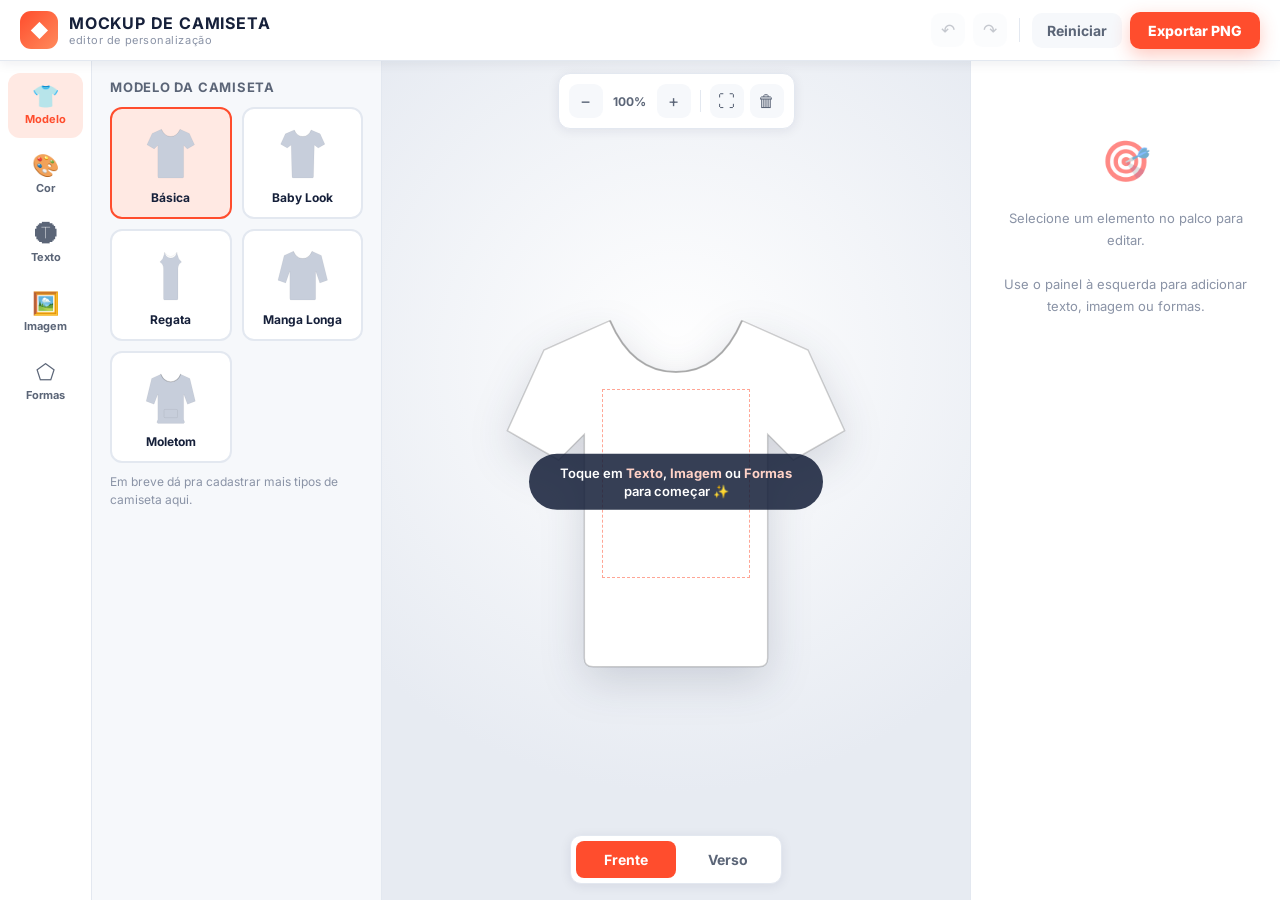
<file: estudio/index.html>
<!DOCTYPE html>
<html lang="pt-BR">
<head>
  <meta charset="UTF-8">
  <meta name="viewport" content="width=device-width, initial-scale=1.0">
  <title>Mockup de Camiseta — Editor</title>
  <link rel="preconnect" href="https://fonts.googleapis.com">
  <link rel="preconnect" href="https://fonts.gstatic.com" crossorigin>
  <link href="https://fonts.googleapis.com/css2?family=Anton&family=Bebas+Neue&family=Caveat:wght@600;700&family=Inter:wght@400;500;600;700;800;900&family=Lobster&family=Montserrat:wght@400;600;800&family=Pacifico&family=Permanent+Marker&family=Oswald:wght@500;700&display=swap" rel="stylesheet">
  <link rel="stylesheet" href="style.css">
</head>
<body>

  <main class="app">

    <!-- ====================== BARRA SUPERIOR ====================== -->
    <header class="appbar">
      <div class="brand">
        <span class="brand-mark">◆</span>
        <div class="brand-text"><strong>MOCKUP DE CAMISETA</strong><small>editor de personalização</small></div>
      </div>
      <div class="appbar-right">
        <button class="mini-btn" id="undo" title="Desfazer">↶</button>
        <button class="mini-btn" id="redo" title="Refazer">↷</button>
        <span class="sep"></span>
        <button class="btn-ghost" id="reset-design">Reiniciar</button>
        <button class="btn-primary" id="export-png">Exportar PNG</button>
      </div>
    </header>

    <!-- ====================== LAYOUT DO EDITOR ==================== -->
    <div class="studio">

      <!-- rail de ferramentas -->
      <nav class="rail" id="rail" aria-label="Ferramentas">
        <button class="rail-btn is-active" data-tool="produto"><span class="ico">👕</span><span>Modelo</span></button>
        <button class="rail-btn" data-tool="cor"><span class="ico">🎨</span><span>Cor</span></button>
        <button class="rail-btn" data-tool="texto"><span class="ico">🅣</span><span>Texto</span></button>
        <button class="rail-btn" data-tool="imagem"><span class="ico">🖼️</span><span>Imagem</span></button>
        <button class="rail-btn" data-tool="formas"><span class="ico">⬠</span><span>Formas</span></button>
      </nav>

      <!-- painel contextual -->
      <section class="panel" id="panel" aria-label="Opções"></section>

      <!-- palco -->
      <section class="stage" id="stage">
        <div class="stage-toolbar">
          <button class="mini-btn" id="zoom-out" title="Diminuir">−</button>
          <span class="zoom-label" id="zoom-label">100%</span>
          <button class="mini-btn" id="zoom-in" title="Aumentar">+</button>
          <span class="sep"></span>
          <button class="mini-btn" id="toggle-guide" title="Mostrar/ocultar área de estampa">⛶</button>
          <button class="mini-btn danger" id="clear-side" title="Limpar este lado">🗑</button>
        </div>

        <div class="mockup-wrap">
          <div class="mockup" id="mockup">
            <div class="shirt-svg" id="shirt-svg"></div>
            <div class="print-area" id="print-area" aria-label="Área de estampa"></div>
          </div>
          <div class="stage-hint" id="stage-hint" hidden>Toque em <b>Texto</b>, <b>Imagem</b> ou <b>Formas</b> para começar ✨</div>
        </div>

        <!-- barra de ação do elemento selecionado -->
        <div class="sel-bar" id="sel-bar" hidden>
          <button data-act="rotL" title="Girar à esquerda">↺</button>
          <button data-act="rotR" title="Girar à direita">↻</button>
          <button data-act="smaller" title="Diminuir">A−</button>
          <button data-act="bigger" title="Aumentar">A+</button>
          <button data-act="dup" title="Duplicar">⧉</button>
          <button class="edit" data-act="edit" title="Editar">✎ Editar</button>
          <button class="danger" data-act="del" title="Excluir">🗑</button>
        </div>

        <div class="side-switch">
          <button class="side-btn is-active" data-side="front">Frente</button>
          <button class="side-btn" data-side="back">Verso</button>
        </div>
      </section>

      <!-- inspector -->
      <aside class="inspector" id="inspector" aria-label="Propriedades"></aside>

    </div>
  </main>

  <input type="file" id="file-input" accept="image/*" hidden>
  <div class="toast" id="toast" role="status" aria-live="polite"></div>

  <script src="script.js"></script>
</body>
</html>
</file>
<file: estudio/style.css>
/* ====================================================================
   MOCKUP DE CAMISETA — editor (página única e sólida)
   Estrutura: barra superior + rail | painel | palco | inspector.
   ==================================================================== */

:root{
  --bg:#f4f6fa; --surface:#fff; --surface-2:#f6f8fb; --line:#e3e8f0;
  --ink:#16203a; --ink-soft:#5b6577; --muted:#8a93a6;
  --accent:#ff4d2d; --accent-d:#e03c1d; --accent-soft:#ffe9e3;
  --danger:#e1483a; --radius:14px;
  --shadow:0 10px 34px rgba(20,30,60,.12); --shadow-sm:0 2px 12px rgba(20,30,60,.08);
  font-size:15px;
}
*{ box-sizing:border-box; margin:0; padding:0; }
html,body{ height:100%; }
body{ font-family:'Inter',system-ui,sans-serif; color:var(--ink); background:var(--bg);
  display:flex; flex-direction:column; height:100vh; height:100dvh; overflow:hidden; }
button{ font-family:inherit; cursor:pointer; border:none; background:none; color:inherit; }
small{ color:var(--muted); }

.app{ display:flex; flex-direction:column; height:100%; }

/* botões base */
.btn-primary{ background:var(--accent); color:#fff; padding:10px 18px; border-radius:10px;
  font-weight:800; font-size:14px; box-shadow:0 6px 18px rgba(255,77,45,.30); transition:.15s; }
.btn-primary:hover{ background:var(--accent-d); transform:translateY(-1px); }
.btn-ghost{ padding:9px 15px; border-radius:10px; font-weight:700; font-size:14px; color:var(--ink-soft); background:var(--surface-2); }
.btn-ghost:hover{ background:var(--accent-soft); color:var(--accent); }

/* ============================ APPBAR ============================ */
.appbar{ display:flex; align-items:center; gap:18px; padding:11px 20px;
  background:var(--surface); border-bottom:1px solid var(--line); box-shadow:var(--shadow-sm); z-index:30; }
.brand{ display:flex; align-items:center; gap:11px; }
.brand-mark{ width:38px; height:38px; border-radius:11px; display:grid; place-items:center;
  background:linear-gradient(135deg,var(--accent),#ff8a5c); color:#fff; font-size:18px; }
.brand-text strong{ display:block; font-size:16px; letter-spacing:.05em; }
.brand-text small{ display:block; font-size:11px; letter-spacing:.05em; }
.appbar-right{ margin-left:auto; display:flex; align-items:center; gap:8px; }
.appbar-right .sep{ width:1px; height:24px; background:var(--line); margin:0 4px; }

/* ============================ LAYOUT =========================== */
.studio{ flex:1; display:grid; grid-template-columns:92px 290px 1fr 310px; min-height:0; }

.rail{ background:var(--surface); border-right:1px solid var(--line); display:flex; flex-direction:column;
  gap:4px; padding:12px 8px; overflow-y:auto; }
.rail-btn{ display:flex; flex-direction:column; align-items:center; gap:5px; padding:12px 4px;
  border-radius:12px; font-size:11px; font-weight:700; color:var(--ink-soft); transition:.12s; }
.rail-btn .ico{ font-size:22px; line-height:1; }
.rail-btn:hover{ background:var(--surface-2); }
.rail-btn.is-active{ background:var(--accent-soft); color:var(--accent); }

.panel{ background:var(--surface-2); border-right:1px solid var(--line); overflow-y:auto; padding:18px; }
.panel h3{ font-size:13px; text-transform:uppercase; letter-spacing:.06em; color:var(--ink-soft); margin-bottom:12px; }
.panel .group{ margin-bottom:24px; }

.product-grid{ display:grid; grid-template-columns:1fr 1fr; gap:10px; }
.product-card{ background:var(--surface); border:2px solid var(--line); border-radius:12px; padding:12px 8px; text-align:center; transition:.12s; }
.product-card svg{ width:100%; height:62px; display:block; margin:0 auto 6px; color:#c7cedb; }
.product-card span{ font-size:12px; font-weight:700; }
.product-card:hover{ border-color:#ffd2c7; }
.product-card.is-active{ border-color:var(--accent); background:var(--accent-soft); }

.swatch-grid{ display:grid; grid-template-columns:repeat(6,1fr); gap:9px; }
.swatch{ aspect-ratio:1; border-radius:50%; border:2px solid var(--line); position:relative; transition:.12s; }
.swatch:hover{ transform:scale(1.08); }
.swatch.is-active{ box-shadow:0 0 0 3px var(--accent); border-color:#fff; }
.swatch.is-active::after{ content:"✓"; position:absolute; inset:0; display:grid; place-items:center; font-size:14px; font-weight:700; mix-blend-mode:difference; color:#fff; }
.color-name{ margin-top:10px; font-size:13px; font-weight:700; }
.color-custom{ margin-top:14px; display:flex; align-items:center; gap:10px; font-size:13px; font-weight:600; color:var(--ink-soft); }
.color-custom input{ width:40px; height:30px; border:1px solid var(--line); border-radius:8px; background:none; padding:0; }

.big-btn{ width:100%; display:flex; align-items:center; gap:12px; padding:14px; border:2px dashed var(--line);
  border-radius:12px; background:var(--surface); font-weight:700; font-size:14px; transition:.12s; }
.big-btn:hover{ border-color:var(--accent); background:var(--accent-soft); color:var(--accent); }
.big-btn .ico{ font-size:22px; }

.opt-list{ display:flex; flex-direction:column; gap:8px; }
.opt{ display:flex; align-items:center; justify-content:space-between; padding:11px 13px; border:2px solid var(--line);
  border-radius:11px; background:var(--surface); font-size:13px; font-weight:700; transition:.12s; text-align:left; }
.opt:hover{ border-color:#ffd2c7; }

.shape-grid{ display:grid; grid-template-columns:repeat(4,1fr); gap:9px; }
.shape-btn{ aspect-ratio:1; border:2px solid var(--line); border-radius:11px; background:var(--surface); display:grid; place-items:center; transition:.12s; }
.shape-btn:hover{ border-color:var(--accent); color:var(--accent); }
.shape-btn svg{ width:30px; height:30px; }

.hint{ font-size:12px; color:var(--muted); line-height:1.5; margin-top:10px; }

/* ============================ PALCO =========================== */
.stage{ display:flex; flex-direction:column; align-items:center;
  background:radial-gradient(circle at 50% 36%, #ffffff 0%, #e7ebf2 70%); position:relative; min-height:0; overflow:hidden; }
.stage-toolbar{ display:flex; align-items:center; gap:6px; padding:10px; margin-top:12px;
  background:var(--surface); border:1px solid var(--line); border-radius:12px; box-shadow:var(--shadow-sm); z-index:5; }
.mini-btn{ width:34px; height:34px; border-radius:9px; display:grid; place-items:center; font-size:17px; color:var(--ink-soft); background:var(--surface-2); transition:.12s; }
.mini-btn:hover{ background:var(--accent-soft); color:var(--accent); }
.mini-btn.danger:hover{ background:#fdeceb; color:var(--danger); }
.mini-btn:disabled{ opacity:.35; cursor:default; }
.stage-toolbar .sep{ width:1px; height:22px; background:var(--line); margin:0 3px; }
.zoom-label{ font-size:12px; font-weight:700; min-width:42px; text-align:center; color:var(--ink-soft); }

.mockup-wrap{ flex:1; display:grid; place-items:center; width:100%; min-height:0; padding:14px; position:relative; touch-action:none; }
.mockup{ position:relative; width:460px; height:460px; transform-origin:center center; transition:transform .15s; }
.shirt-svg{ position:absolute; inset:0; }
.shirt-svg svg{ width:100%; height:100%; display:block; filter:drop-shadow(0 14px 22px rgba(20,30,60,.16)); }
.mockup.flip{ animation:flip .4s; }
@keyframes flip{ 0%{ transform:rotateY(0) scale(var(--z,1)); } 50%{ transform:rotateY(85deg) scale(var(--z,1)); } 100%{ transform:rotateY(0) scale(var(--z,1)); } }

.print-area{ position:absolute; left:33.3%; top:29.2%; width:33.3%; height:42.5%; outline:1px dashed rgba(255,77,45,.5); }
.print-area.hide-guide{ outline:none; }

.el{ position:absolute; transform-origin:center center; user-select:none; -webkit-user-select:none; touch-action:none; }
.el.is-text{ white-space:nowrap; line-height:1.05; }
.el img{ width:100%; height:100%; display:block; pointer-events:none; }
.el .shape-fill{ width:100%; height:100%; display:block; }
.el.is-selected{ outline:1.5px solid var(--accent); outline-offset:2px; }

.handle{ position:absolute; width:24px; height:24px; border-radius:50%; background:#fff; border:2px solid var(--accent); z-index:10; touch-action:none; box-shadow:0 2px 6px rgba(0,0,0,.2); }
.handle.h-resize{ right:-13px; bottom:-13px; cursor:nwse-resize; }
.handle.h-rotate{ left:50%; top:-42px; transform:translateX(-50%); cursor:grab; background:var(--accent); border-color:#fff; color:#fff; display:grid; place-items:center; font-size:13px; }
.handle.h-rotate::before{ content:""; position:absolute; left:50%; top:22px; width:2px; height:20px; background:var(--accent); transform:translateX(-50%); }
.handle.h-del{ right:-13px; top:-13px; cursor:pointer; background:var(--danger); border-color:#fff; color:#fff; display:grid; place-items:center; font-size:14px; font-weight:700; }

.side-switch{ display:flex; gap:4px; padding:5px; margin-bottom:16px; background:var(--surface); border:1px solid var(--line); border-radius:11px; box-shadow:var(--shadow-sm); }
.side-btn{ padding:10px 28px; border-radius:8px; font-weight:700; font-size:14px; color:var(--ink-soft); }
.side-btn.is-active{ background:var(--accent); color:#fff; }

/* dica de estado vazio sobre a camiseta */
.stage-hint{ position:absolute; top:50%; left:50%; transform:translate(-50%,-50%);
  background:rgba(22,32,58,.86); color:#fff; padding:10px 18px; border-radius:999px;
  font-size:13px; font-weight:600; z-index:4; pointer-events:none; max-width:82%; text-align:center; line-height:1.4; }
.stage-hint b{ color:#ffd2c7; }
.stage-hint[hidden]{ display:none; }

/* barra de ação do elemento selecionado */
.sel-bar{ position:absolute; bottom:74px; left:50%; transform:translateX(-50%);
  display:flex; gap:4px; padding:6px; background:var(--surface); border:1px solid var(--line);
  border-radius:14px; box-shadow:var(--shadow); z-index:8; max-width:94vw; }
.sel-bar[hidden]{ display:none; }
.sel-bar button{ min-width:46px; height:46px; border-radius:11px; display:grid; place-items:center;
  font-size:18px; font-weight:700; color:var(--ink-soft); background:var(--surface-2); transition:.12s; }
.sel-bar button:hover{ background:var(--accent-soft); color:var(--accent); }
.sel-bar button.danger:hover{ background:#fdeceb; color:var(--danger); }
.sel-bar .edit{ width:auto; padding:0 16px; font-size:14px; font-weight:800; }

.panel-close{ display:none; }

/* ============================ INSPECTOR ====================== */
.inspector{ background:var(--surface); border-left:1px solid var(--line); overflow-y:auto; padding:18px; }
.inspector h3{ font-size:13px; text-transform:uppercase; letter-spacing:.06em; color:var(--ink-soft); margin-bottom:14px; }
.field{ margin-bottom:16px; }
.field label{ display:block; font-size:12px; font-weight:700; color:var(--ink-soft); margin-bottom:6px; }
.field input[type=text], .field textarea, .field select{
  width:100%; padding:10px 12px; border:1px solid var(--line); border-radius:9px; font-family:inherit; font-size:14px; color:var(--ink); background:var(--surface-2); }
.field textarea{ resize:vertical; min-height:64px; }
.field input:focus, .field textarea:focus, .field select:focus{ outline:none; border-color:var(--accent); background:#fff; }
.field input[type=range]{ width:100%; accent-color:var(--accent); }
.range-row{ display:flex; align-items:center; gap:10px; }
.range-row output{ font-size:12px; font-weight:700; min-width:38px; text-align:right; color:var(--ink-soft); }

.btn-row{ display:flex; gap:8px; flex-wrap:wrap; }
.chip{ flex:1; min-width:0; padding:9px; border:1px solid var(--line); border-radius:9px; background:var(--surface-2); font-size:13px; font-weight:700; text-align:center; transition:.12s; }
.chip:hover{ border-color:var(--accent); color:var(--accent); }
.chip.is-active{ background:var(--accent); color:#fff; border-color:var(--accent); }

.color-row{ display:flex; gap:8px; flex-wrap:wrap; align-items:center; }
.color-dot{ width:26px; height:26px; border-radius:50%; border:2px solid var(--line); }
.color-dot.is-active{ box-shadow:0 0 0 2px var(--accent); }

.btn-del{ width:100%; padding:11px; border-radius:9px; margin-top:6px; background:#fdeceb; color:var(--danger); font-weight:800; font-size:13px; transition:.12s; }
.btn-del:hover{ background:var(--danger); color:#fff; }

.inspector-empty{ color:var(--muted); font-size:13px; text-align:center; padding:48px 12px; line-height:1.7; }
.inspector-empty .big{ font-size:40px; display:block; margin-bottom:12px; opacity:.55; }

/* ============================ TOAST ========================== */
.toast{ position:fixed; bottom:24px; left:50%; transform:translateX(-50%) translateY(20px);
  background:var(--ink); color:#fff; padding:12px 22px; border-radius:10px; font-size:14px; font-weight:700;
  opacity:0; pointer-events:none; transition:.25s; z-index:90; }
.toast.show{ opacity:1; transform:translateX(-50%) translateY(0); }

/* mockup responsivo: nunca maior que a área disponível.
   As coordenadas dos elementos são frações, então qualquer tamanho funciona. */
.mockup{ width:min(440px, 70vmin); height:min(440px, 70vmin); }

/* ============================ RESPONSIVO ==================== */
@media (max-width:1100px){
  .studio{ grid-template-columns:78px 250px 1fr; }
  .inspector{ position:fixed; top:0; right:0; width:min(320px,90vw); height:100%; height:100dvh; z-index:60; transform:translateX(105%);
    transition:transform .25s; box-shadow:-10px 0 40px rgba(0,0,0,.15); }
  .inspector.open{ transform:translateX(0); }
  .mobile-props-btn{ display:block; position:absolute; bottom:16px; right:16px; z-index:6;
    background:var(--accent); color:#fff; padding:11px 16px; border-radius:11px; font-weight:800; box-shadow:var(--shadow); }
}
@media (max-width:760px){
  .appbar{ padding:9px 12px; gap:10px; }
  .brand-mark{ width:32px; height:32px; font-size:15px; }
  .brand-text strong{ font-size:13px; }
  .brand-text small{ display:none; }
  .appbar-right{ gap:5px; }
  .appbar-right .sep{ display:none; }
  .btn-ghost{ padding:8px 10px; font-size:13px; }
  .btn-primary{ padding:9px 12px; font-size:13px; }

  .studio{ grid-template-columns:1fr; grid-template-rows:auto 1fr; min-height:0; }
  .rail{ flex-direction:row; overflow-x:auto; overflow-y:hidden; border-right:none; border-bottom:1px solid var(--line); padding:8px; gap:6px; flex:none; }
  .rail-btn{ min-width:62px; flex:none; padding:8px 4px; }
  .rail-btn .ico{ font-size:20px; }

  /* painel vira "bottom sheet": sobe de baixo e deixa a camiseta visível */
  .panel{ display:block; position:fixed; left:0; right:0; bottom:0; top:auto; width:100%;
    height:auto; max-height:64vh; z-index:65; padding:16px 16px 22px;
    border:none; border-top:1px solid var(--line); border-radius:20px 20px 0 0;
    box-shadow:0 -12px 40px rgba(0,0,0,.18); transform:translateY(110%); transition:transform .25s; }
  .panel.open{ transform:translateY(0); }
  .panel-close{ display:block; width:100%; padding:11px; margin-bottom:14px; border-radius:10px;
    background:var(--surface-2); border:1px solid var(--line); font-weight:800; color:var(--ink-soft); }

  /* inspector também como bottom sheet */
  .inspector{ position:fixed; left:0; right:0; bottom:0; top:auto; width:100%; height:auto; max-height:70vh;
    border:none; border-top:1px solid var(--line); border-radius:20px 20px 0 0;
    box-shadow:0 -12px 40px rgba(0,0,0,.18); transform:translateY(110%); }
  .inspector.open{ transform:translateY(0); }

  .stage{ min-height:0; }
  .stage-toolbar{ margin-top:8px; padding:7px; }
  .mockup-wrap{ padding:6px; }
  .side-switch{ margin-bottom:10px; }
  .mockup{ width:min(440px, 82vw); height:min(440px, 82vw); }
}
@media (max-width:420px){
  .brand-text strong{ font-size:0; }     /* só o losango em telas bem estreitas */
  .brand-mark{ margin-right:-4px; }
}
</file>
